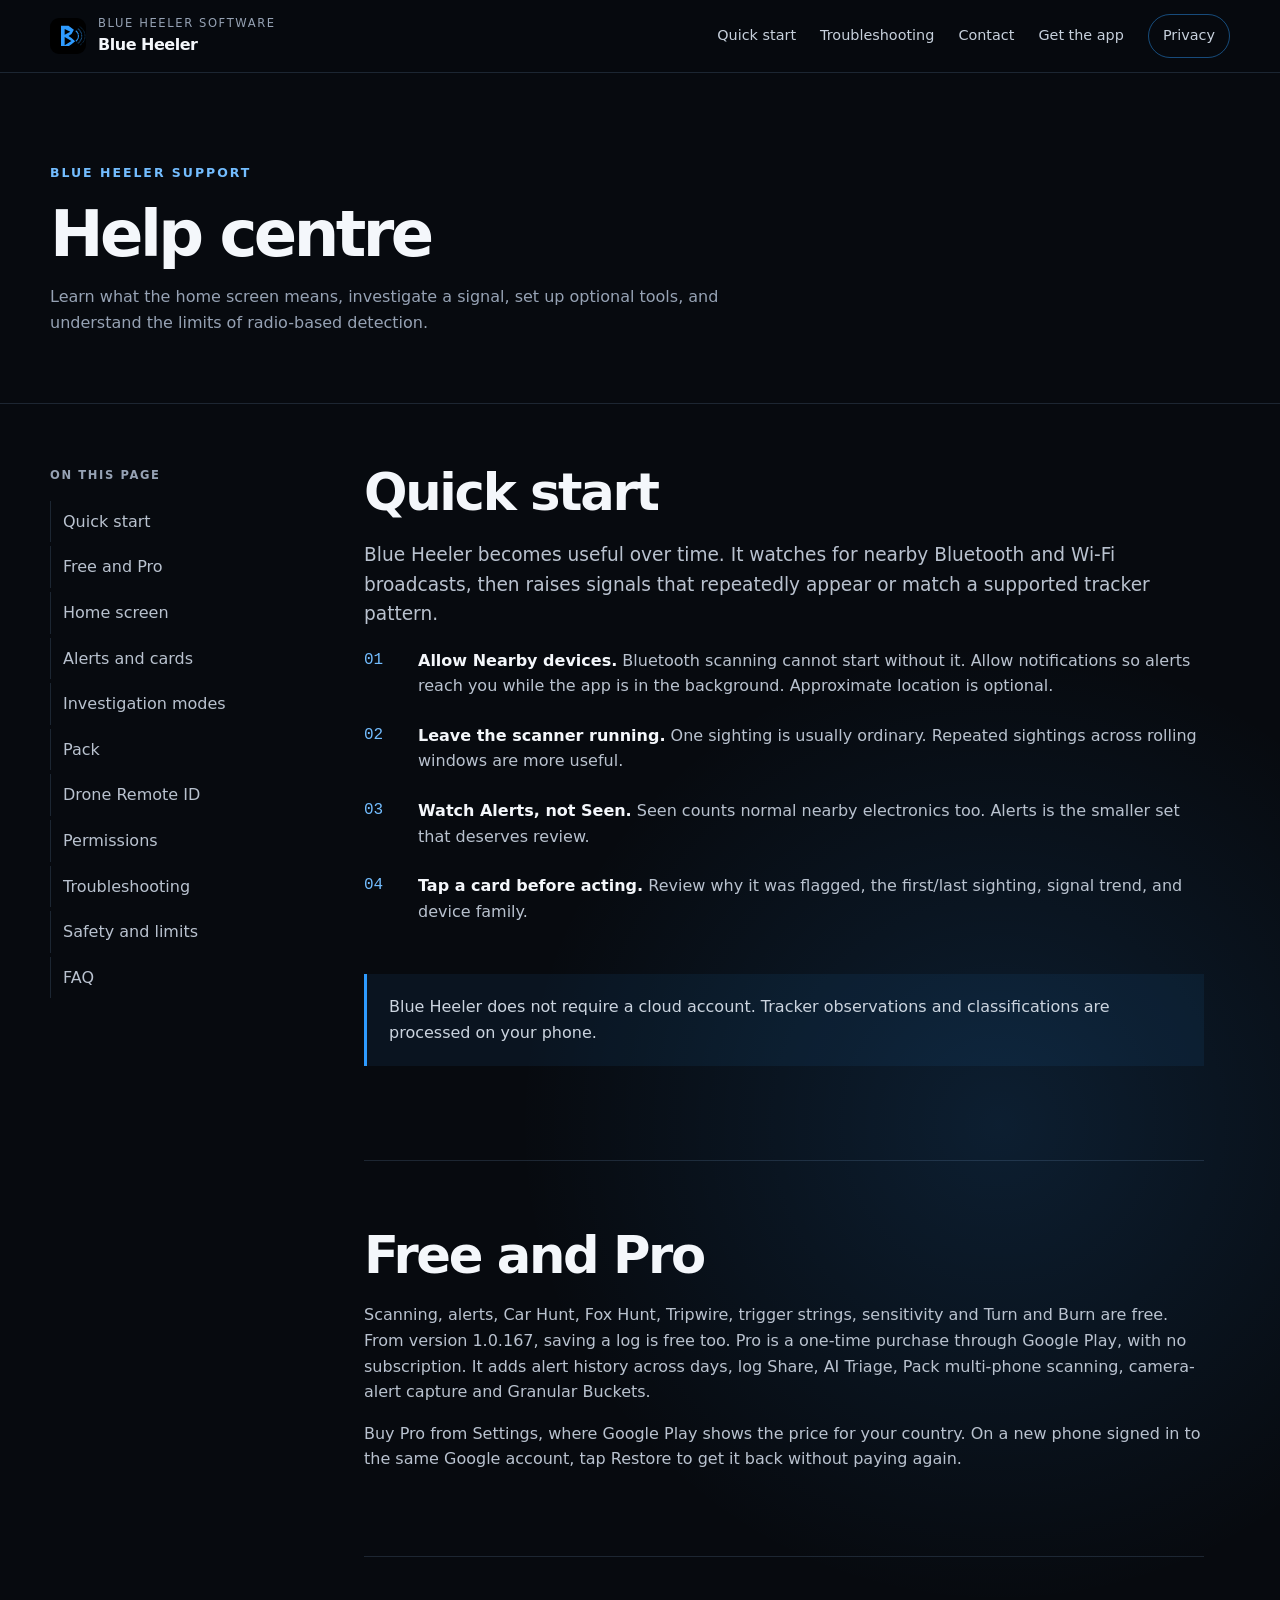
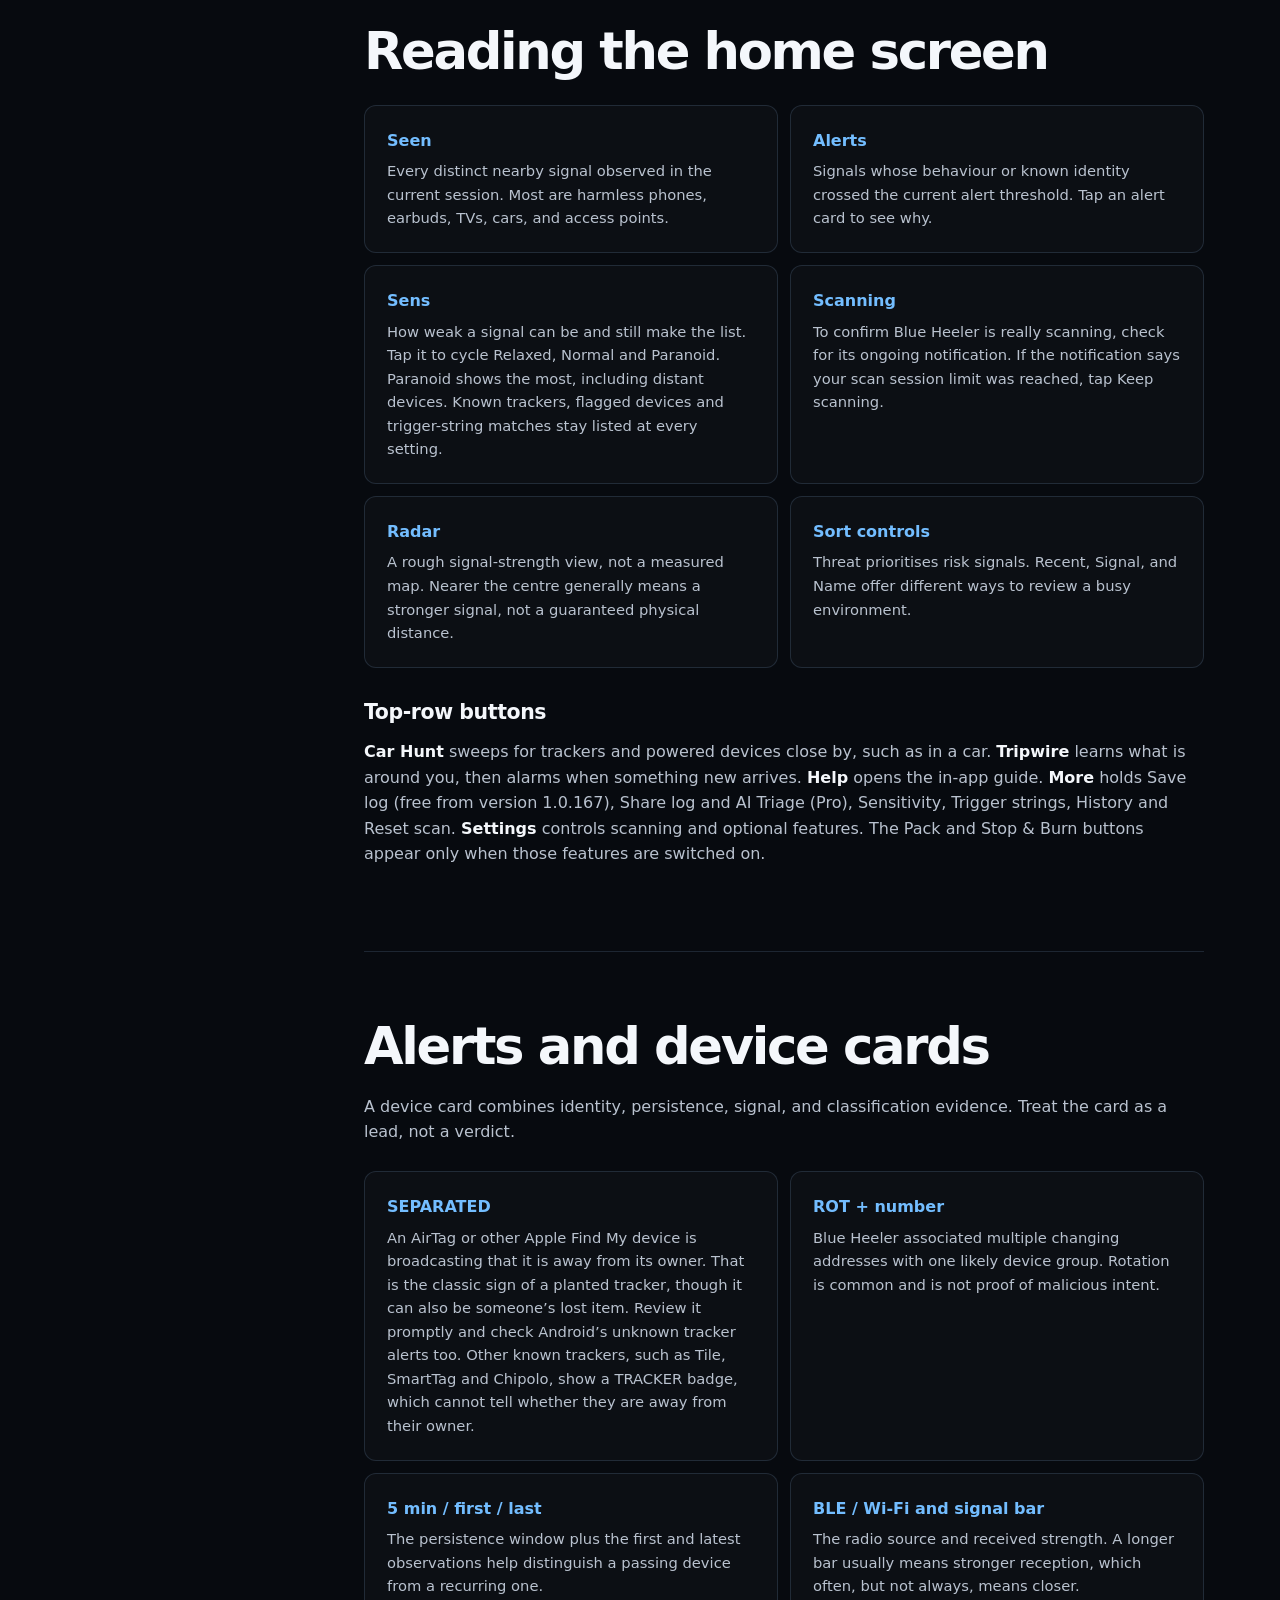
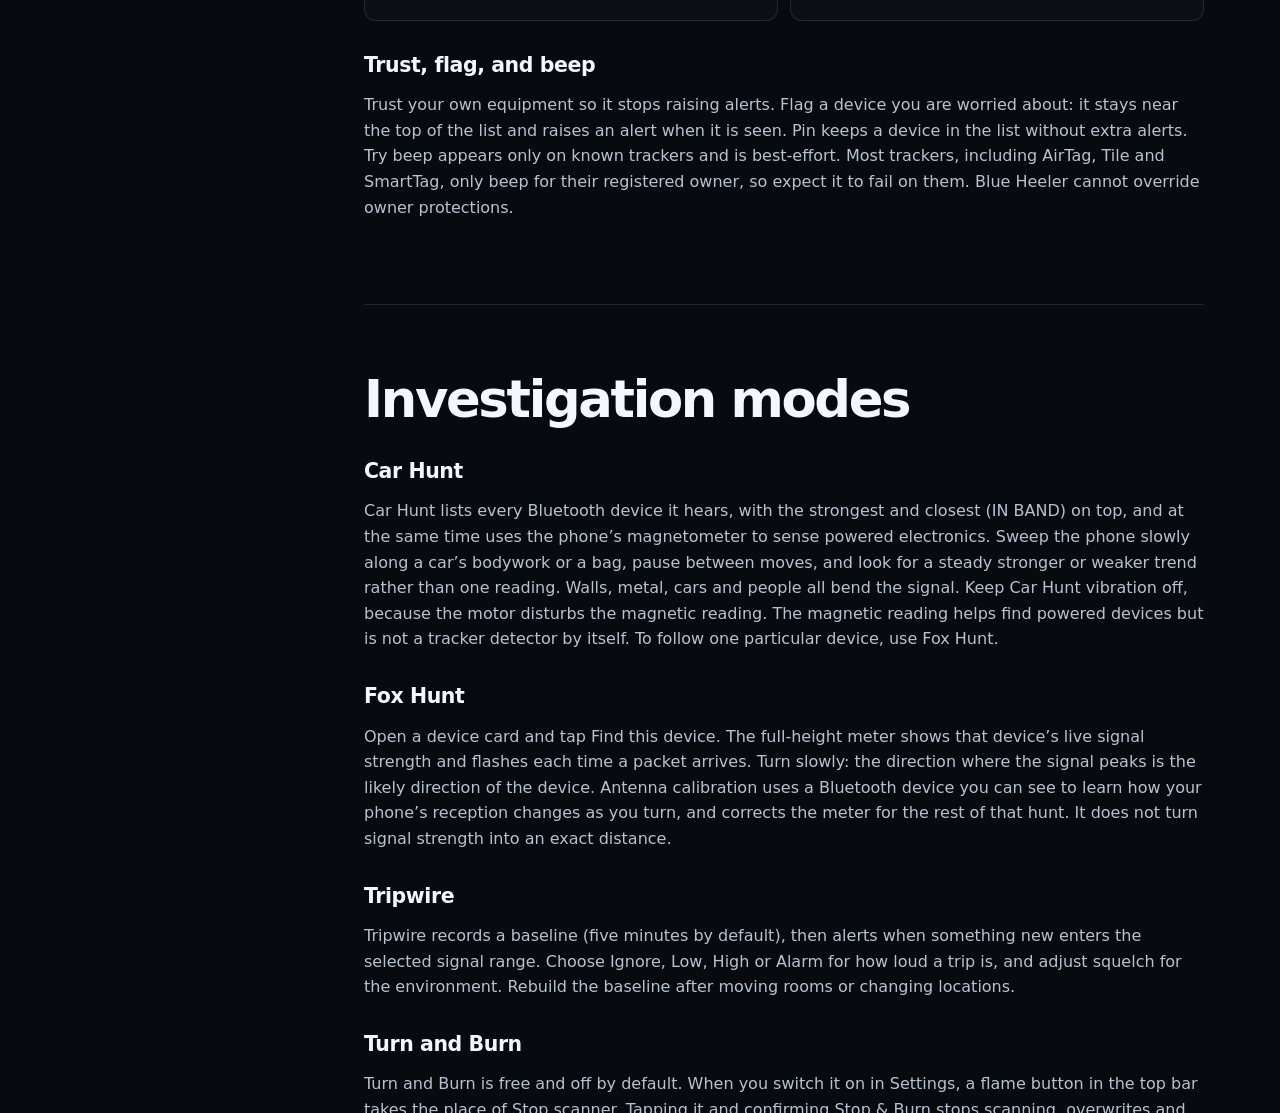
<file: index.html>
<!doctype html>
<html lang="en-AU">
<head>
  <meta charset="utf-8">
  <meta name="viewport" content="width=device-width, initial-scale=1">
  <title>Blue Heeler Help</title>
  <meta http-equiv="refresh" content="0; url=help/">
  <link rel="canonical" href="https://blueheeler.bhsoftware.net/help/">
</head>
<body style="background:#070a0f;color:#f4f7fb;font-family:system-ui,sans-serif">
  <p><a href="help/" style="color:#73bdff">Blue Heeler help</a></p>
</body>
</html>
</file>
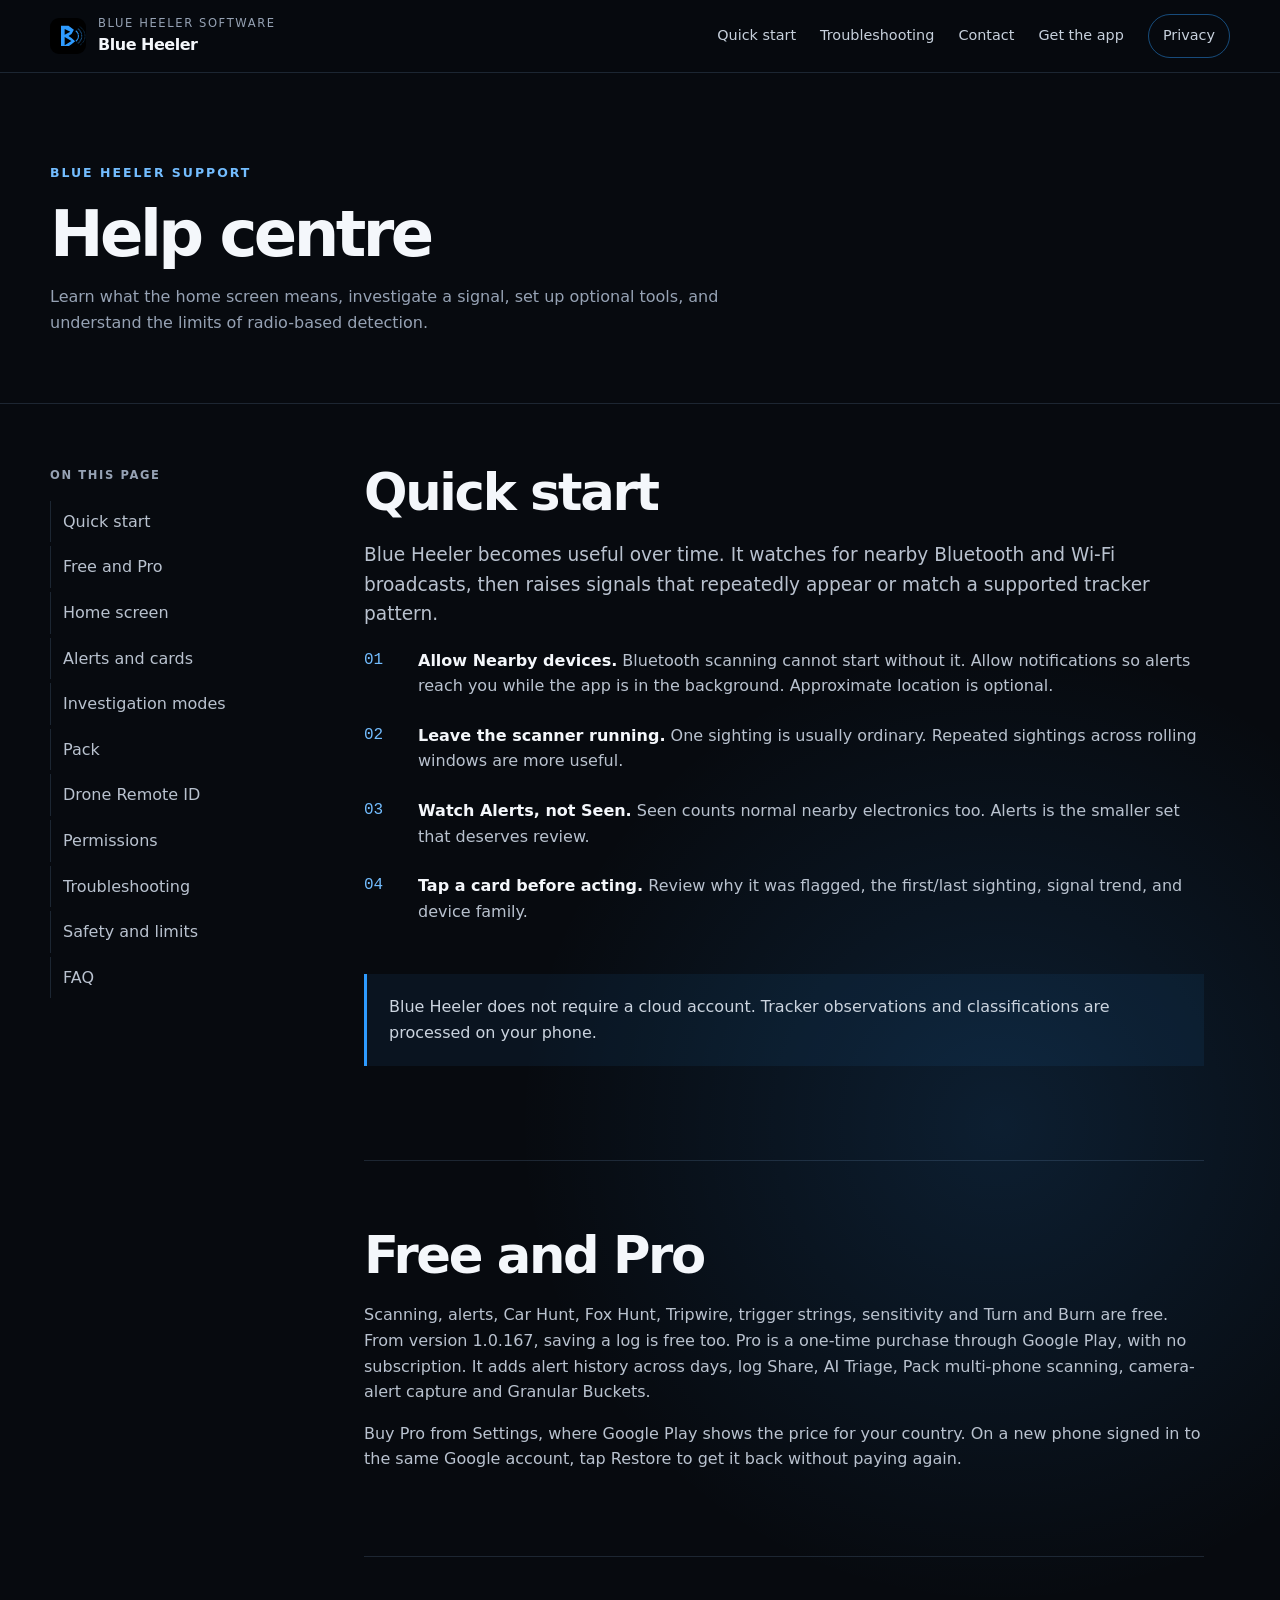
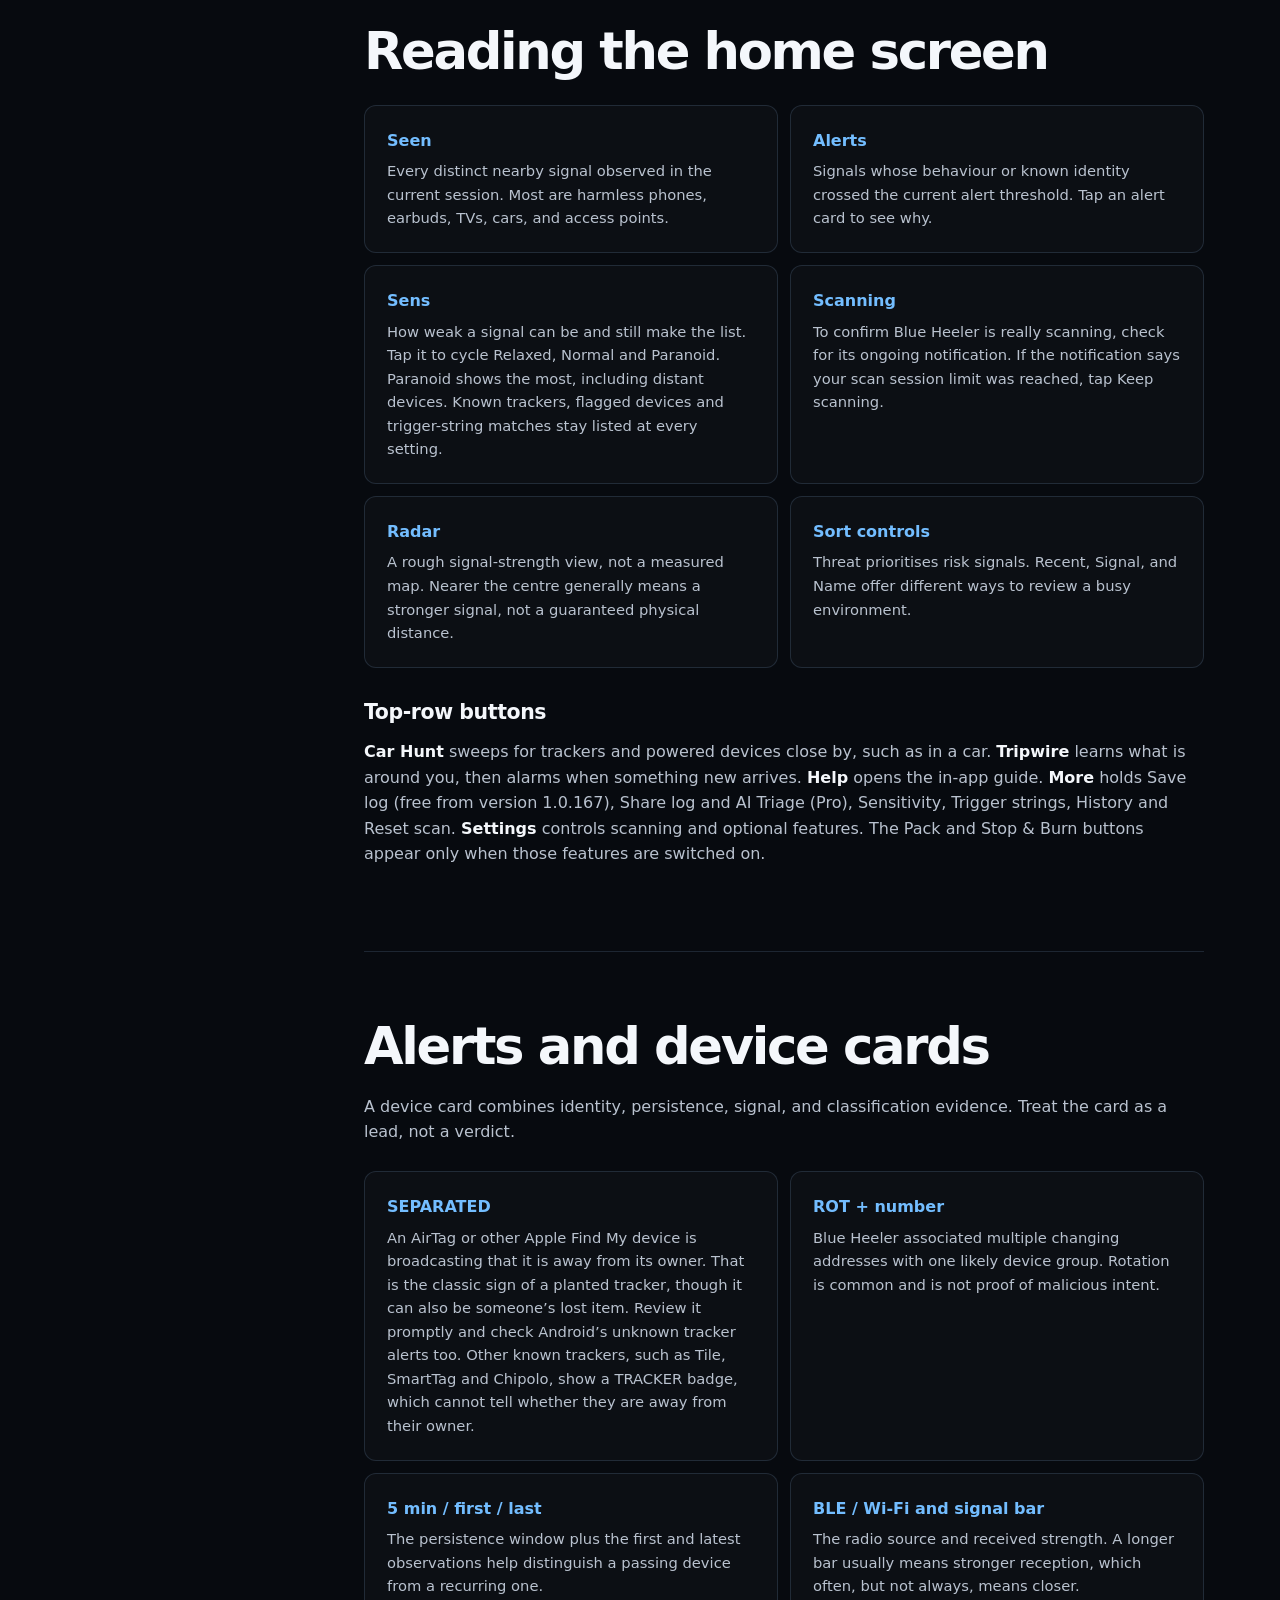
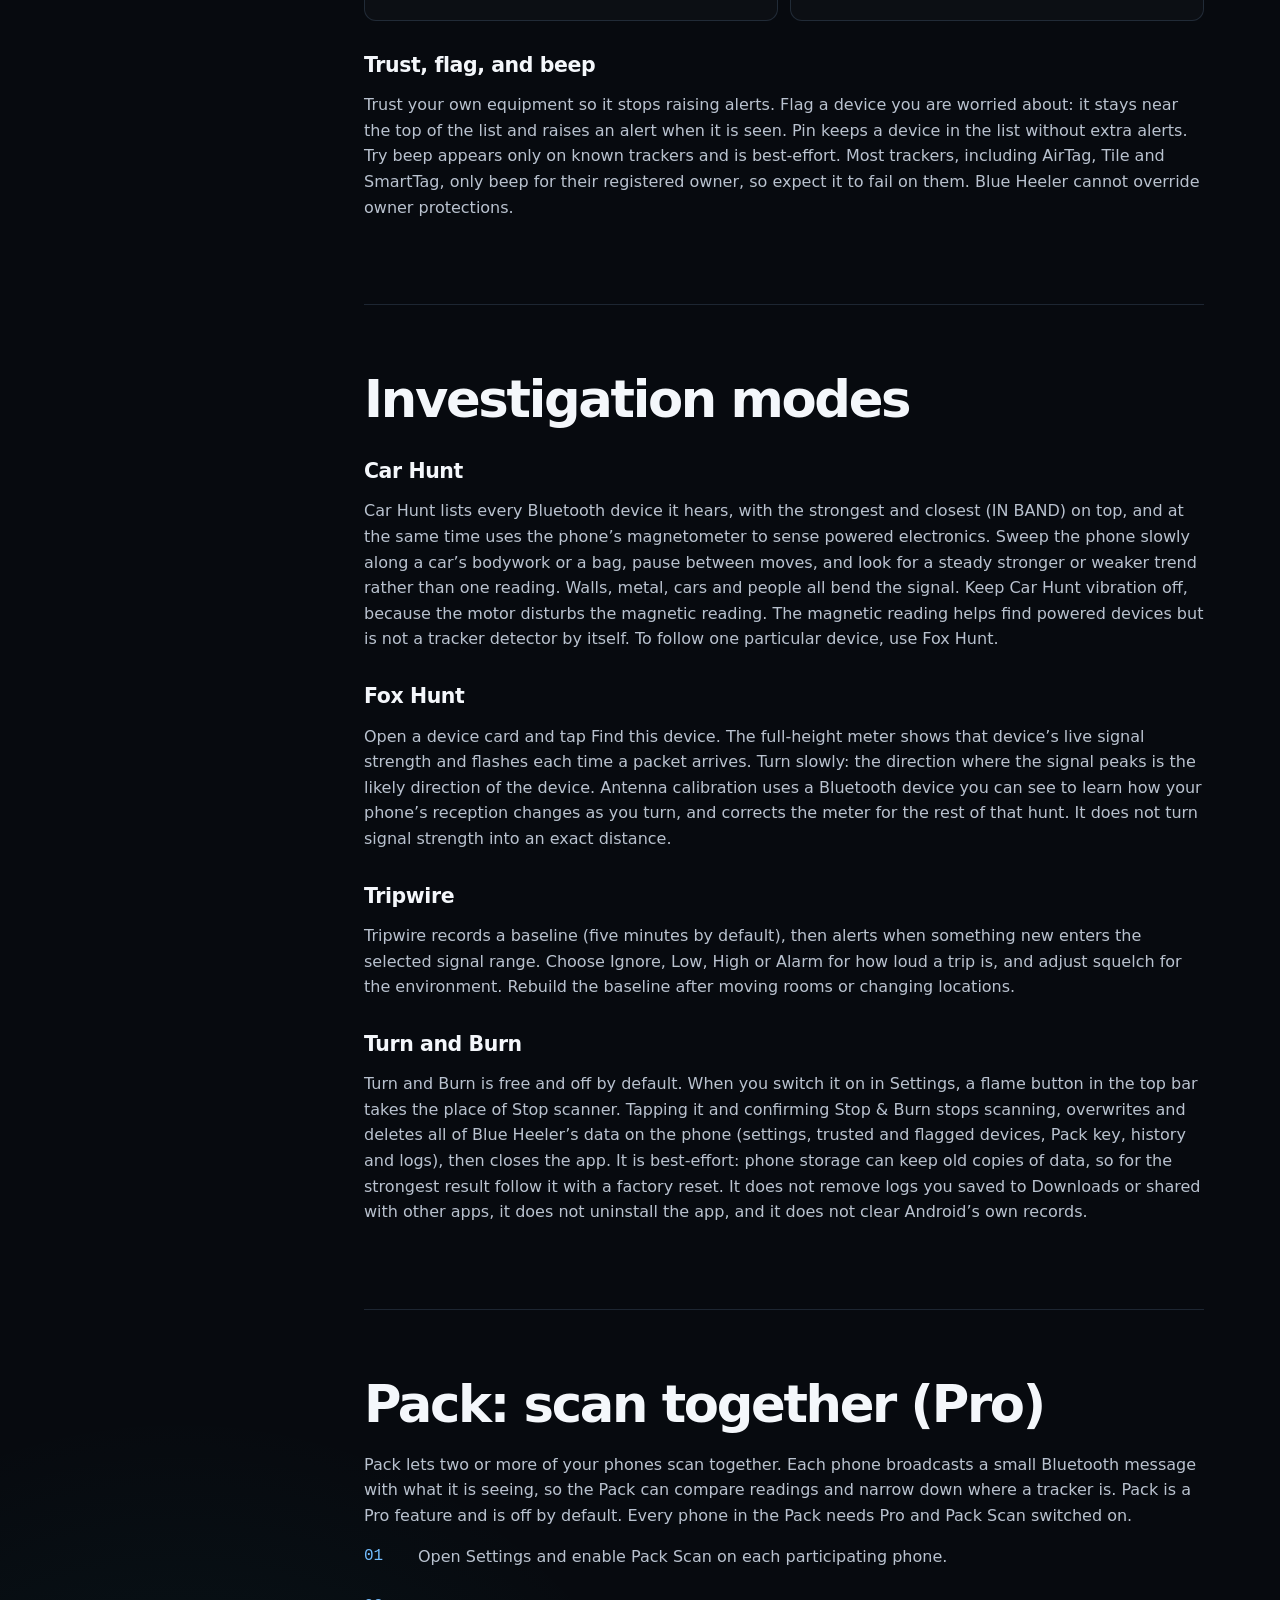
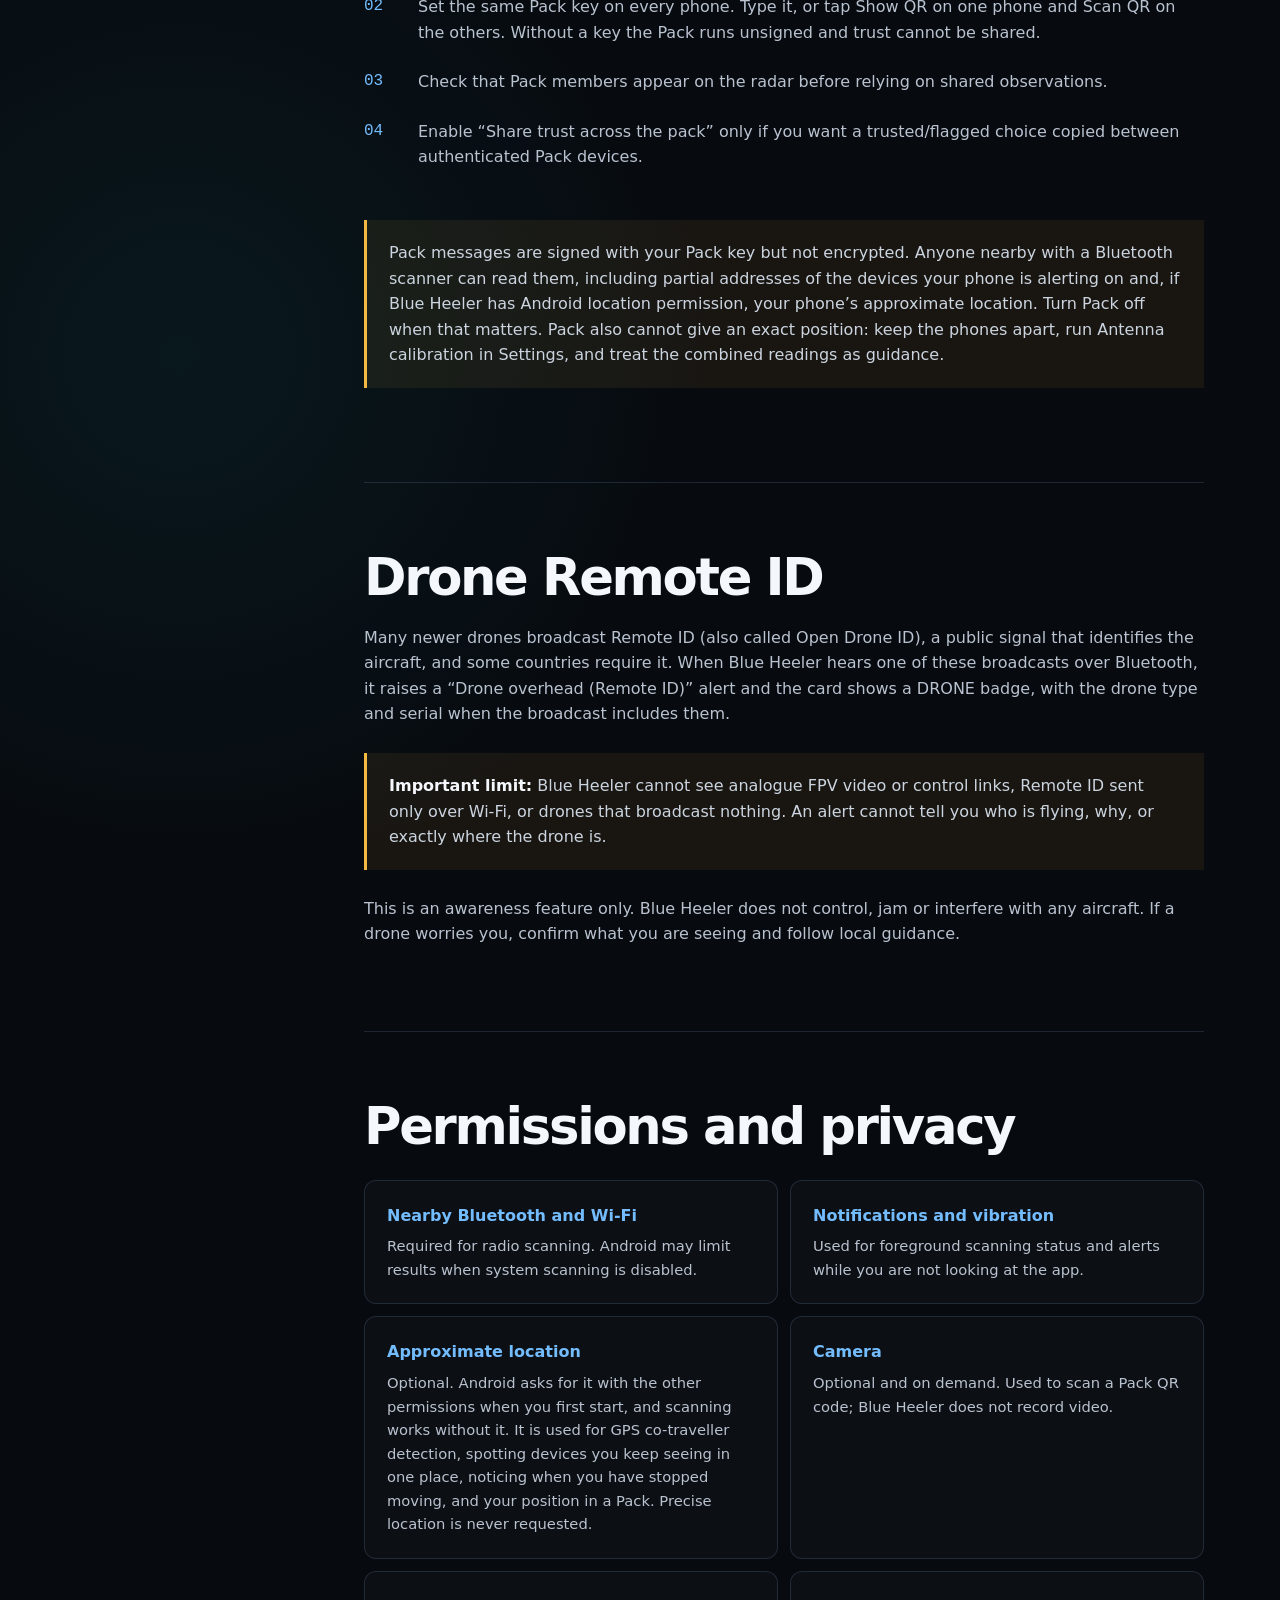
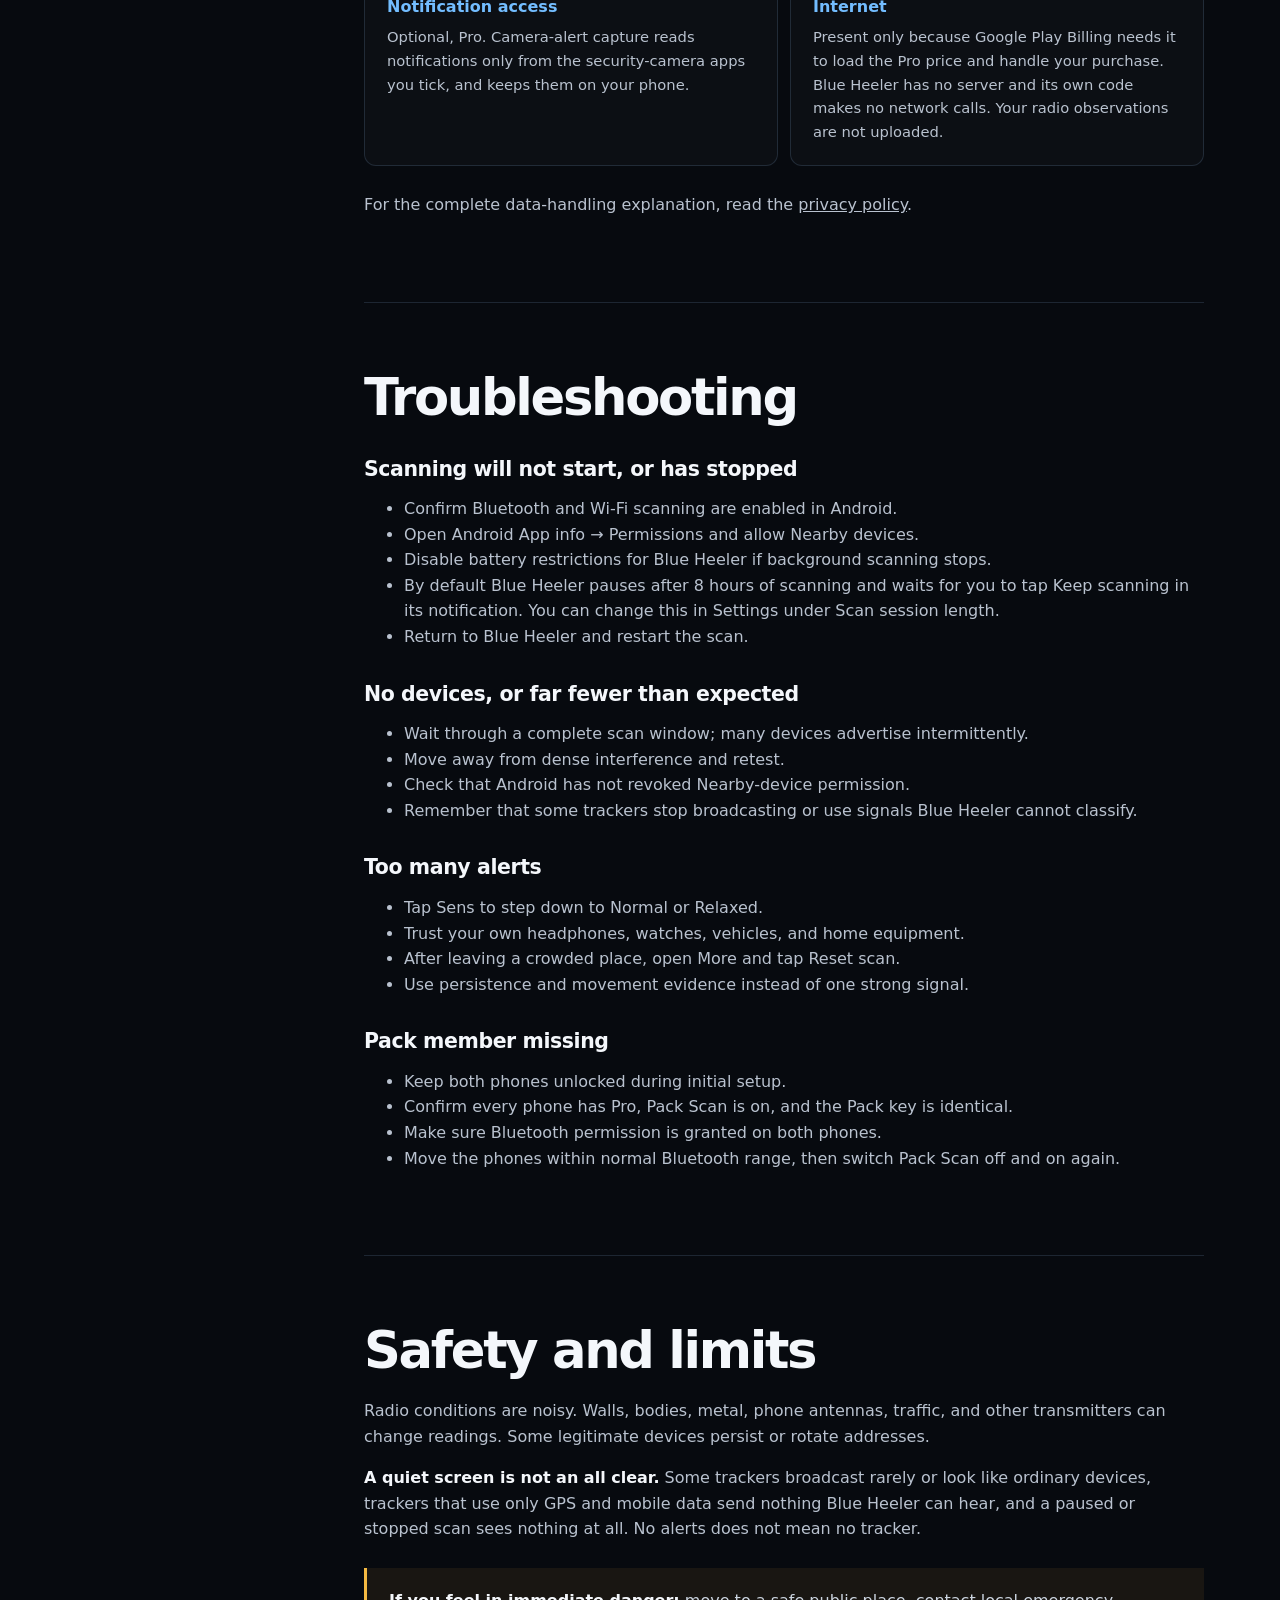
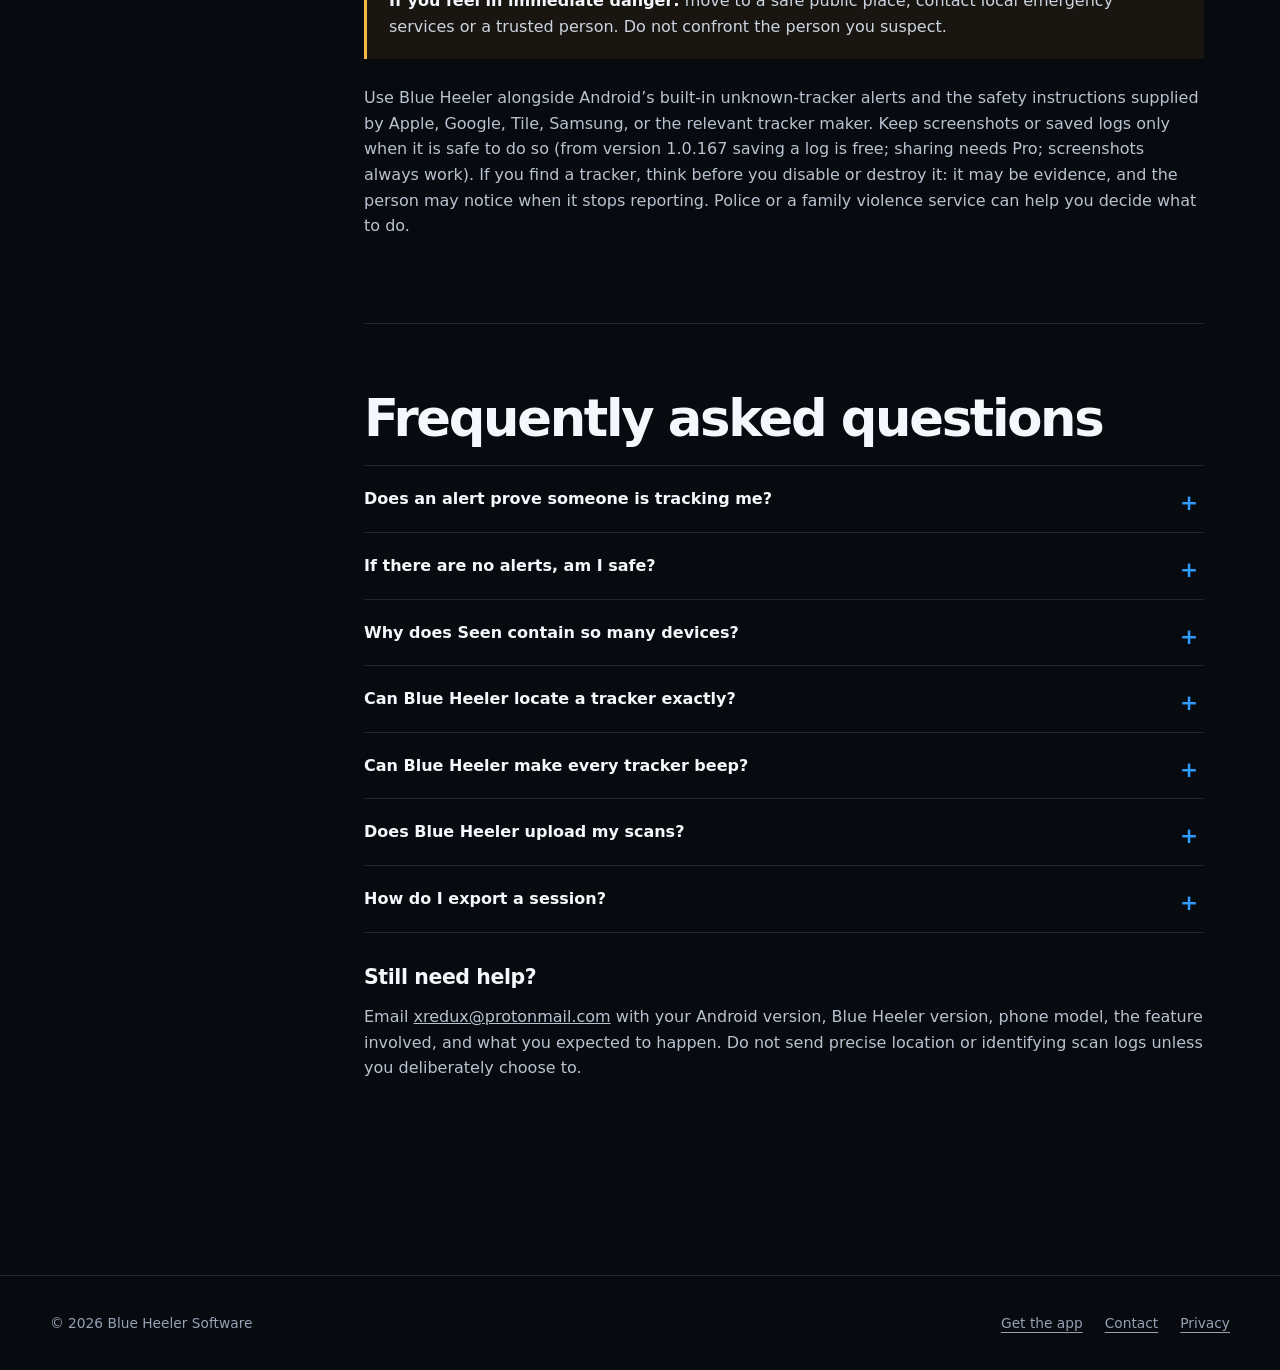
<file: help/index.html>
<!doctype html>
<html lang="en-AU">
<head>
  <meta charset="utf-8">
  <meta name="viewport" content="width=device-width, initial-scale=1">
  <meta name="description" content="Blue Heeler help: scanning, alerts, Car Hunt, Tripwire, Pack, permissions, privacy and troubleshooting.">
  <meta name="theme-color" content="#070a0f">
  <title>Blue Heeler Help</title>
  <link rel="canonical" href="https://blueheeler.bhsoftware.net/help/">
  <link rel="icon" href="../assets/blueheeler-icon.svg" type="image/svg+xml">
  <link rel="stylesheet" href="../assets/site.css">
</head>
<body>
  <a class="skip-link" href="#help">Skip to help</a>
  <header class="site-header">
    <nav class="nav shell" aria-label="Primary">
      <a class="brand" href="./"><img src="../assets/blueheeler-icon.svg" alt=""><span><span class="brand-parent">Blue Heeler Software</span><span class="brand-name">Blue Heeler</span></span></a>
      <div class="nav-links"><a href="#start">Quick start</a><a href="#troubleshooting">Troubleshooting</a><a href="mailto:xredux@protonmail.com">Contact</a><a href="https://play.google.com/store/apps/details?id=com.kosheen.antistalker">Get the app</a><a class="nav-pill" href="https://blue-heeler-software.github.io/privacy/blueheeler/">Privacy</a></div>
    </nav>
  </header>

  <main id="help">
    <div class="privacy-hero">
      <div class="shell">
        <div class="eyebrow">Blue Heeler support</div>
        <h1>Help centre</h1>
        <p>Learn what the home screen means, investigate a signal, set up optional tools, and understand the limits of radio-based detection.</p>
      </div>
    </div>

    <div class="help-layout shell">
      <aside class="help-nav" aria-label="Help topics">
        <strong>On this page</strong>
        <a href="#start">Quick start</a>
        <a href="#pro">Free and Pro</a>
        <a href="#screen">Home screen</a>
        <a href="#alerts">Alerts and cards</a>
        <a href="#modes">Investigation modes</a>
        <a href="#pack">Pack</a>
        <a href="#drones">Drone Remote ID</a>
        <a href="#permissions">Permissions</a>
        <a href="#troubleshooting">Troubleshooting</a>
        <a href="#safety">Safety and limits</a>
        <a href="#faq">FAQ</a>
      </aside>

      <div class="help-content">
        <section class="help-section" id="start">
          <h2>Quick start</h2>
          <p class="help-lead">Blue Heeler becomes useful over time. It watches for nearby Bluetooth and Wi-Fi broadcasts, then raises signals that repeatedly appear or match a supported tracker pattern.</p>
          <ol class="steps-list">
            <li><strong>Allow Nearby devices.</strong> Bluetooth scanning cannot start without it. Allow notifications so alerts reach you while the app is in the background. Approximate location is optional.</li>
            <li><strong>Leave the scanner running.</strong> One sighting is usually ordinary. Repeated sightings across rolling windows are more useful.</li>
            <li><strong>Watch Alerts, not Seen.</strong> Seen counts normal nearby electronics too. Alerts is the smaller set that deserves review.</li>
            <li><strong>Tap a card before acting.</strong> Review why it was flagged, the first/last sighting, signal trend, and device family.</li>
          </ol>
          <div class="callout">Blue Heeler does not require a cloud account. Tracker observations and classifications are processed on your phone.</div>
        </section>

        <section class="help-section" id="pro">
          <h2>Free and Pro</h2>
          <p>Scanning, alerts, Car Hunt, Fox Hunt, Tripwire, trigger strings, sensitivity and Turn and Burn are free. From version 1.0.167, saving a log is free too. Pro is a one-time purchase through Google Play, with no subscription. It adds alert history across days, log Share, AI Triage, Pack multi-phone scanning, camera-alert capture and Granular Buckets.</p>
          <p>Buy Pro from Settings, where Google Play shows the price for your country. On a new phone signed in to the same Google account, tap Restore to get it back without paying again.</p>
        </section>

        <section class="help-section" id="screen">
          <h2>Reading the home screen</h2>
          <div class="help-grid">
            <div class="help-card"><b>Seen</b><p>Every distinct nearby signal observed in the current session. Most are harmless phones, earbuds, TVs, cars, and access points.</p></div>
            <div class="help-card"><b>Alerts</b><p>Signals whose behaviour or known identity crossed the current alert threshold. Tap an alert card to see why.</p></div>
            <div class="help-card"><b>Sens</b><p>How weak a signal can be and still make the list. Tap it to cycle Relaxed, Normal and Paranoid. Paranoid shows the most, including distant devices. Known trackers, flagged devices and trigger-string matches stay listed at every setting.</p></div>
            <div class="help-card"><b>Scanning</b><p>To confirm Blue Heeler is really scanning, check for its ongoing notification. If the notification says your scan session limit was reached, tap Keep scanning.</p></div>
            <div class="help-card"><b>Radar</b><p>A rough signal-strength view, not a measured map. Nearer the centre generally means a stronger signal, not a guaranteed physical distance.</p></div>
            <div class="help-card"><b>Sort controls</b><p>Threat prioritises risk signals. Recent, Signal, and Name offer different ways to review a busy environment.</p></div>
          </div>
          <h3>Top-row buttons</h3>
          <p><strong>Car Hunt</strong> sweeps for trackers and powered devices close by, such as in a car. <strong>Tripwire</strong> learns what is around you, then alarms when something new arrives. <strong>Help</strong> opens the in-app guide. <strong>More</strong> holds Save log (free from version 1.0.167), Share log and AI Triage (Pro), Sensitivity, Trigger strings, History and Reset scan. <strong>Settings</strong> controls scanning and optional features. The Pack and Stop &amp; Burn buttons appear only when those features are switched on.</p>
        </section>

        <section class="help-section" id="alerts">
          <h2>Alerts and device cards</h2>
          <p>A device card combines identity, persistence, signal, and classification evidence. Treat the card as a lead, not a verdict.</p>
          <div class="help-grid">
            <div class="help-card"><b>SEPARATED</b><p>An AirTag or other Apple Find My device is broadcasting that it is away from its owner. That is the classic sign of a planted tracker, though it can also be someone’s lost item. Review it promptly and check Android’s unknown tracker alerts too. Other known trackers, such as Tile, SmartTag and Chipolo, show a TRACKER badge, which cannot tell whether they are away from their owner.</p></div>
            <div class="help-card"><b>ROT + number</b><p>Blue Heeler associated multiple changing addresses with one likely device group. Rotation is common and is not proof of malicious intent.</p></div>
            <div class="help-card"><b>5 min / first / last</b><p>The persistence window plus the first and latest observations help distinguish a passing device from a recurring one.</p></div>
            <div class="help-card"><b>BLE / Wi-Fi and signal bar</b><p>The radio source and received strength. A longer bar usually means stronger reception, which often, but not always, means closer.</p></div>
          </div>
          <h3>Trust, flag, and beep</h3>
          <p>Trust your own equipment so it stops raising alerts. Flag a device you are worried about: it stays near the top of the list and raises an alert when it is seen. Pin keeps a device in the list without extra alerts. Try beep appears only on known trackers and is best-effort. Most trackers, including AirTag, Tile and SmartTag, only beep for their registered owner, so expect it to fail on them. Blue Heeler cannot override owner protections.</p>
        </section>

        <section class="help-section" id="modes">
          <h2>Investigation modes</h2>
          <h3>Car Hunt</h3>
          <p>Car Hunt lists every Bluetooth device it hears, with the strongest and closest (IN BAND) on top, and at the same time uses the phone’s magnetometer to sense powered electronics. Sweep the phone slowly along a car’s bodywork or a bag, pause between moves, and look for a steady stronger or weaker trend rather than one reading. Walls, metal, cars and people all bend the signal. Keep Car Hunt vibration off, because the motor disturbs the magnetic reading. The magnetic reading helps find powered devices but is not a tracker detector by itself. To follow one particular device, use Fox Hunt.</p>
          <h3>Fox Hunt</h3>
          <p>Open a device card and tap Find this device. The full-height meter shows that device’s live signal strength and flashes each time a packet arrives. Turn slowly: the direction where the signal peaks is the likely direction of the device. Antenna calibration uses a Bluetooth device you can see to learn how your phone’s reception changes as you turn, and corrects the meter for the rest of that hunt. It does not turn signal strength into an exact distance.</p>
          <h3>Tripwire</h3>
          <p>Tripwire records a baseline (five minutes by default), then alerts when something new enters the selected signal range. Choose Ignore, Low, High or Alarm for how loud a trip is, and adjust squelch for the environment. Rebuild the baseline after moving rooms or changing locations.</p>
          <h3>Turn and Burn</h3>
          <p>Turn and Burn is free and off by default. When you switch it on in Settings, a flame button in the top bar takes the place of Stop scanner. Tapping it and confirming Stop &amp; Burn stops scanning, overwrites and deletes all of Blue Heeler’s data on the phone (settings, trusted and flagged devices, Pack key, history and logs), then closes the app. It is best-effort: phone storage can keep old copies of data, so for the strongest result follow it with a factory reset. It does not remove logs you saved to Downloads or shared with other apps, it does not uninstall the app, and it does not clear Android’s own records.</p>
        </section>

        <section class="help-section" id="pack">
          <h2>Pack: scan together (Pro)</h2>
          <p>Pack lets two or more of your phones scan together. Each phone broadcasts a small Bluetooth message with what it is seeing, so the Pack can compare readings and narrow down where a tracker is. Pack is a Pro feature and is off by default. Every phone in the Pack needs Pro and Pack Scan switched on.</p>
          <ol class="steps-list">
            <li>Open Settings and enable Pack Scan on each participating phone.</li>
            <li>Set the same Pack key on every phone. Type it, or tap Show QR on one phone and Scan QR on the others. Without a key the Pack runs unsigned and trust cannot be shared.</li>
            <li>Check that Pack members appear on the radar before relying on shared observations.</li>
            <li>Enable “Share trust across the pack” only if you want a trusted/flagged choice copied between authenticated Pack devices.</li>
          </ol>
          <div class="callout warning">Pack messages are signed with your Pack key but not encrypted. Anyone nearby with a Bluetooth scanner can read them, including partial addresses of the devices your phone is alerting on and, if Blue Heeler has Android location permission, your phone’s approximate location. Turn Pack off when that matters. Pack also cannot give an exact position: keep the phones apart, run Antenna calibration in Settings, and treat the combined readings as guidance.</div>
        </section>

        <section class="help-section" id="drones">
          <h2>Drone Remote ID</h2>
          <p>Many newer drones broadcast Remote ID (also called Open Drone ID), a public signal that identifies the aircraft, and some countries require it. When Blue Heeler hears one of these broadcasts over Bluetooth, it raises a “Drone overhead (Remote ID)” alert and the card shows a DRONE badge, with the drone type and serial when the broadcast includes them.</p>
          <div class="callout warning"><strong>Important limit:</strong> Blue Heeler cannot see analogue FPV video or control links, Remote ID sent only over Wi-Fi, or drones that broadcast nothing. An alert cannot tell you who is flying, why, or exactly where the drone is.</div>
          <p>This is an awareness feature only. Blue Heeler does not control, jam or interfere with any aircraft. If a drone worries you, confirm what you are seeing and follow local guidance.</p>
        </section>

        <section class="help-section" id="permissions">
          <h2>Permissions and privacy</h2>
          <div class="help-grid">
            <div class="help-card"><b>Nearby Bluetooth and Wi-Fi</b><p>Required for radio scanning. Android may limit results when system scanning is disabled.</p></div>
            <div class="help-card"><b>Notifications and vibration</b><p>Used for foreground scanning status and alerts while you are not looking at the app.</p></div>
            <div class="help-card"><b>Approximate location</b><p>Optional. Android asks for it with the other permissions when you first start, and scanning works without it. It is used for GPS co-traveller detection, spotting devices you keep seeing in one place, noticing when you have stopped moving, and your position in a Pack. Precise location is never requested.</p></div>
            <div class="help-card"><b>Camera</b><p>Optional and on demand. Used to scan a Pack QR code; Blue Heeler does not record video.</p></div>
            <div class="help-card"><b>Notification access</b><p>Optional, Pro. Camera-alert capture reads notifications only from the security-camera apps you tick, and keeps them on your phone.</p></div>
            <div class="help-card"><b>Internet</b><p>Present only because Google Play Billing needs it to load the Pro price and handle your purchase. Blue Heeler has no server and its own code makes no network calls. Your radio observations are not uploaded.</p></div>
          </div>
          <p>For the complete data-handling explanation, read the <a href="https://blue-heeler-software.github.io/privacy/blueheeler/">privacy policy</a>.</p>
        </section>

        <section class="help-section" id="troubleshooting">
          <h2>Troubleshooting</h2>
          <h3>Scanning will not start, or has stopped</h3>
          <ul><li>Confirm Bluetooth and Wi-Fi scanning are enabled in Android.</li><li>Open Android App info → Permissions and allow Nearby devices.</li><li>Disable battery restrictions for Blue Heeler if background scanning stops.</li><li>By default Blue Heeler pauses after 8 hours of scanning and waits for you to tap Keep scanning in its notification. You can change this in Settings under Scan session length.</li><li>Return to Blue Heeler and restart the scan.</li></ul>
          <h3>No devices, or far fewer than expected</h3>
          <ul><li>Wait through a complete scan window; many devices advertise intermittently.</li><li>Move away from dense interference and retest.</li><li>Check that Android has not revoked Nearby-device permission.</li><li>Remember that some trackers stop broadcasting or use signals Blue Heeler cannot classify.</li></ul>
          <h3>Too many alerts</h3>
          <ul><li>Tap Sens to step down to Normal or Relaxed.</li><li>Trust your own headphones, watches, vehicles, and home equipment.</li><li>After leaving a crowded place, open More and tap Reset scan.</li><li>Use persistence and movement evidence instead of one strong signal.</li></ul>
          <h3>Pack member missing</h3>
          <ul><li>Keep both phones unlocked during initial setup.</li><li>Confirm every phone has Pro, Pack Scan is on, and the Pack key is identical.</li><li>Make sure Bluetooth permission is granted on both phones.</li><li>Move the phones within normal Bluetooth range, then switch Pack Scan off and on again.</li></ul>
        </section>

        <section class="help-section" id="safety">
          <h2>Safety and limits</h2>
          <p>Radio conditions are noisy. Walls, bodies, metal, phone antennas, traffic, and other transmitters can change readings. Some legitimate devices persist or rotate addresses.</p>
          <p><strong>A quiet screen is not an all clear.</strong> Some trackers broadcast rarely or look like ordinary devices, trackers that use only GPS and mobile data send nothing Blue Heeler can hear, and a paused or stopped scan sees nothing at all. No alerts does not mean no tracker.</p>
          <div class="callout warning"><strong>If you feel in immediate danger:</strong> move to a safe public place, contact local emergency services or a trusted person. Do not confront the person you suspect.</div>
          <p>Use Blue Heeler alongside Android’s built-in unknown-tracker alerts and the safety instructions supplied by Apple, Google, Tile, Samsung, or the relevant tracker maker. Keep screenshots or saved logs only when it is safe to do so (from version 1.0.167 saving a log is free; sharing needs Pro; screenshots always work). If you find a tracker, think before you disable or destroy it: it may be evidence, and the person may notice when it stops reporting. Police or a family violence service can help you decide what to do.</p>
        </section>

        <section class="help-section" id="faq">
          <h2>Frequently asked questions</h2>
          <div class="faq">
            <details><summary>Does an alert prove someone is tracking me?</summary><p>No. It means Blue Heeler found a signal pattern worth reviewing. Confirm it using movement, persistence and platform safety alerts, and search physically only when it is safe.</p></details>
            <details><summary>If there are no alerts, am I safe?</summary><p>Not necessarily. A quiet screen is not an all clear. Blue Heeler only hears trackers that broadcast over Bluetooth or Wi-Fi while it is scanning, and some trackers are built to avoid notice. If you are worried, keep scanning over time, use Android’s unknown tracker alerts too, and talk to police or a support service.</p></details>
            <details><summary>Why does Seen contain so many devices?</summary><p>Modern environments are full of Bluetooth and Wi-Fi broadcasts. Seen is an observation count; Alerts applies additional rules to highlight a smaller set.</p></details>
            <details><summary>Can Blue Heeler locate a tracker exactly?</summary><p>No. Car Hunt and Fox Hunt show relative signal changes. They cannot provide a guaranteed direction, distance, or location.</p></details>
            <details><summary>Can Blue Heeler make every tracker beep?</summary><p>No. The command is best-effort. Tracker firmware, ownership protections, connection state, and supported protocols determine whether it works.</p></details>
            <details><summary>Does Blue Heeler upload my scans?</summary><p>No. Blue Heeler has no server and does not upload your radio observations. Data leaves your phone only when you choose: Share log and AI Triage hand the log to an app you pick, and Pack broadcasts Pack messages over Bluetooth to phones nearby. Google Play handles the Pro purchase under Google’s own privacy policy.</p></details>
            <details><summary>How do I export a session?</summary><p>Open More and choose Save log to Downloads (free from version 1.0.167) or Share log (Pro). The saved log includes your saved alert history with dates, and History has its own Save and Share buttons. AI Triage shares the same log, formatted for an AI assistant you pick; Blue Heeler does not send it anywhere itself. Whatever app you share with receives the log, so check it before you send. A log saved to Downloads stays there until you delete it, even after Turn and Burn.</p></details>
          </div>
          <h3>Still need help?</h3>
          <p>Email <a href="mailto:xredux@protonmail.com">xredux@protonmail.com</a> with your Android version, Blue Heeler version, phone model, the feature involved, and what you expected to happen. Do not send precise location or identifying scan logs unless you deliberately choose to.</p>
        </section>
      </div>
    </div>
  </main>

  <footer class="site-footer"><div class="footer-row shell"><span>© 2026 Blue Heeler Software</span><div class="footer-links"><a href="https://play.google.com/store/apps/details?id=com.kosheen.antistalker">Get the app</a><a href="mailto:xredux@protonmail.com">Contact</a><a href="https://blue-heeler-software.github.io/privacy/blueheeler/">Privacy</a></div></div></footer>
</body>
</html>
</file>
<file: assets/site.css>
:root {
  --ink: #f4f7fb;
  --muted: #96a2b4;
  --blue: #2e9bff;
  --blue-2: #73bdff;
  --cyan: #22d3d8;
  --amber: #f4b942;
  --panel: rgba(16, 22, 31, 0.8);
  --line: rgba(130, 167, 208, 0.18);
  --max: 1180px;
  color-scheme: dark;
  font-family: Inter, ui-sans-serif, system-ui, -apple-system, BlinkMacSystemFont, "Segoe UI", sans-serif;
}

* { box-sizing: border-box; }
html { scroll-behavior: smooth; }
body {
  margin: 0;
  min-width: 320px;
  color: var(--ink);
  background:
    radial-gradient(circle at 78% 12%, rgba(46, 155, 255, 0.14), transparent 30rem),
    radial-gradient(circle at 14% 55%, rgba(34, 211, 216, 0.07), transparent 34rem),
    #070a0f;
  line-height: 1.6;
  overflow-x: hidden;
}

a { color: inherit; }
img { display: block; max-width: 100%; }
.shell { width: min(calc(100% - 40px), var(--max)); margin-inline: auto; }
.skip-link { position: fixed; left: 12px; top: -50px; z-index: 20; padding: 10px 14px; background: var(--blue); color: #06101d; }
.skip-link:focus { top: 12px; }

.site-header {
  position: sticky;
  top: 0;
  z-index: 10;
  border-bottom: 1px solid var(--line);
  background: rgba(7, 10, 15, 0.82);
  backdrop-filter: blur(18px);
}
.nav { min-height: 72px; display: flex; align-items: center; justify-content: space-between; gap: 24px; }
.brand { display: flex; align-items: center; gap: 12px; text-decoration: none; }
.brand img { width: 36px; height: 36px; border-radius: 9px; }
.brand-name { font-weight: 750; letter-spacing: -0.03em; }
.brand-parent { color: var(--muted); font-size: .72rem; letter-spacing: .14em; text-transform: uppercase; display: block; }
.nav-links { display: flex; gap: 24px; align-items: center; color: #c7d0dc; font-size: .9rem; }
.nav-links a { text-decoration: none; }
.nav-links a:hover, .nav-links a:focus-visible { color: var(--blue-2); }
.nav-pill { padding: 9px 14px; border: 1px solid rgba(46,155,255,.45); border-radius: 999px; }

.hero { min-height: 760px; display: grid; grid-template-columns: 1.05fr .78fr; align-items: center; gap: clamp(48px, 8vw, 112px); padding: 84px 0 96px; }
.eyebrow { color: var(--blue-2); font-size: .78rem; font-weight: 700; letter-spacing: .16em; text-transform: uppercase; }
h1, h2, h3 { margin: 0; line-height: 1.05; }
h1 { max-width: 760px; margin-top: 18px; font-size: clamp(3.5rem, 8vw, 7rem); letter-spacing: -.065em; font-weight: 760; }
h1 span { color: var(--blue); }
.hero-copy { max-width: 660px; margin: 28px 0 0; color: #b9c2cf; font-size: clamp(1.05rem, 2vw, 1.28rem); }
.hero-actions { display: flex; flex-wrap: wrap; gap: 12px; margin-top: 34px; }
.button { display: inline-flex; align-items: center; justify-content: center; min-height: 49px; padding: 0 20px; border-radius: 8px; border: 1px solid var(--line); text-decoration: none; font-weight: 700; }
.button-primary { background: var(--blue); color: #04111f; border-color: var(--blue); }
.button-secondary { background: rgba(255,255,255,.025); color: var(--ink); }
.button:hover, .button:focus-visible { transform: translateY(-1px); box-shadow: 0 12px 32px rgba(46,155,255,.12); }
.availability { margin-top: 16px; color: var(--muted); font-size: .83rem; }

.phone-stage { position: relative; min-height: 610px; display: grid; place-items: center; }
.phone-stage::before { content: ""; position: absolute; width: 440px; height: 440px; border-radius: 50%; border: 1px solid rgba(46,155,255,.18); box-shadow: 0 0 120px rgba(46,155,255,.12), inset 0 0 90px rgba(46,155,255,.06); }
.phone { position: relative; width: min(100%, 330px); aspect-ratio: 1084 / 2412; overflow: hidden; border: 1px solid rgba(255,255,255,.16); border-radius: 38px; background: #0d0f12; box-shadow: 0 34px 90px rgba(0,0,0,.55); transform: rotate(2deg); }
.phone img { width: 100%; height: 100%; object-fit: cover; }
.signal-tag { position: absolute; right: 0; bottom: 80px; width: 178px; padding: 16px 18px; border: 1px solid rgba(46,155,255,.32); border-radius: 12px; background: rgba(7,13,20,.9); box-shadow: 0 22px 50px rgba(0,0,0,.42); }
.signal-tag b { color: var(--cyan); display: block; font-size: 1.3rem; }
.signal-tag span { color: var(--muted); font-size: .78rem; }

.trust-bar { border-block: 1px solid var(--line); background: rgba(255,255,255,.018); }
.trust-grid { display: grid; grid-template-columns: repeat(3, 1fr); }
.trust-item { padding: 30px 5%; border-right: 1px solid var(--line); }
.trust-item:first-child { padding-left: 0; }
.trust-item:last-child { border-right: 0; }
.trust-item b { display: block; font-size: 1rem; }
.trust-item span { color: var(--muted); font-size: .9rem; }

section { padding: 112px 0; }
.section-head { display: grid; grid-template-columns: .8fr 1.2fr; gap: 60px; margin-bottom: 54px; }
.section-head h2, .privacy-hero h1 { font-size: clamp(2.4rem, 5vw, 4.8rem); letter-spacing: -.055em; }
.section-head p { margin: 5px 0 0; color: var(--muted); font-size: 1.05rem; max-width: 660px; }
.cards { display: grid; grid-template-columns: repeat(3, 1fr); gap: 16px; }
.card { min-height: 285px; padding: 28px; border: 1px solid var(--line); border-radius: 14px; background: linear-gradient(145deg, rgba(24,34,47,.74), rgba(10,14,20,.64)); }
.card-num { color: var(--blue); font-family: ui-monospace, SFMono-Regular, Consolas, monospace; font-size: .78rem; letter-spacing: .12em; }
.card h3 { margin-top: 66px; font-size: 1.45rem; letter-spacing: -.025em; }
.card p { margin: 14px 0 0; color: var(--muted); }

.workflow { display: grid; grid-template-columns: 1fr 1.1fr; gap: clamp(48px, 8vw, 104px); align-items: center; }
.app-shot { max-width: 430px; margin-inline: auto; overflow: hidden; border-radius: 28px; border: 1px solid var(--line); box-shadow: 0 34px 90px rgba(0,0,0,.38); }
.steps { display: grid; gap: 12px; }
.step { display: grid; grid-template-columns: 54px 1fr; gap: 18px; padding: 22px 0; border-bottom: 1px solid var(--line); }
.step strong { color: var(--blue-2); font-family: ui-monospace, SFMono-Regular, Consolas, monospace; }
.step h3 { font-size: 1.35rem; }
.step p { margin: 8px 0 0; color: var(--muted); }

.privacy-callout { padding: 52px; border: 1px solid rgba(46,155,255,.28); border-radius: 16px; background: linear-gradient(120deg, rgba(46,155,255,.1), rgba(34,211,216,.035)); display: grid; grid-template-columns: 1.2fr .8fr; gap: 54px; align-items: end; }
.privacy-callout h2 { font-size: clamp(2.2rem, 5vw, 4rem); letter-spacing: -.05em; }
.privacy-callout p { color: #b9c2cf; max-width: 690px; }
.privacy-points { display: grid; gap: 12px; color: #cbd4df; }
.privacy-points span::before { content: "↳"; color: var(--cyan); margin-right: 10px; }

.limits { border-top: 1px solid var(--line); }
.limits-grid { display: grid; grid-template-columns: .85fr 1.15fr; gap: 80px; }
.limits h2 { font-size: clamp(2.2rem, 4.4vw, 4rem); letter-spacing: -.05em; }
.limits-copy { color: var(--muted); }
.limits-copy p:first-child { color: var(--ink); font-size: 1.18rem; }

.site-footer { padding: 36px 0; border-top: 1px solid var(--line); color: var(--muted); font-size: .86rem; }
.footer-row { display: flex; justify-content: space-between; gap: 28px; align-items: center; }
.footer-links { display: flex; gap: 22px; }
.footer-links a { text-underline-offset: 4px; }

.nav-group { position: relative; }
.nav-group > a { display: inline-flex; align-items: center; gap: 6px; }
.nav-group > a::after { content: "⌄"; color: var(--muted); font-size: .75rem; }
.nav-menu { position: absolute; top: calc(100% + 14px); left: -18px; display: none; min-width: 250px; padding: 10px; border: 1px solid var(--line); border-radius: 12px; background: rgba(9,13,19,.98); box-shadow: 0 24px 60px rgba(0,0,0,.5); }
.nav-menu a { display: block; padding: 10px 12px; border-radius: 8px; }
.nav-menu a:hover, .nav-menu a:focus-visible { background: rgba(46,155,255,.09); }
.nav-group:hover .nav-menu, .nav-group:focus-within .nav-menu { display: block; }

.page-hero { padding: 92px 0 70px; border-bottom: 1px solid var(--line); }
.page-hero h1 { max-width: 940px; }
.page-hero p { max-width: 760px; margin: 24px 0 0; color: #b9c2cf; font-size: 1.15rem; }
.breadcrumbs { margin-bottom: 28px; color: var(--muted); font-size: .82rem; }
.breadcrumbs a { text-underline-offset: 4px; }
.feature-grid { display: grid; grid-template-columns: repeat(2, minmax(0, 1fr)); gap: 16px; }
.feature-card { display: flex; min-height: 250px; padding: 30px; border: 1px solid var(--line); border-radius: 15px; background: linear-gradient(145deg, rgba(24,34,47,.74), rgba(10,14,20,.64)); text-decoration: none; flex-direction: column; }
.feature-card:hover, .feature-card:focus-visible { border-color: rgba(46,155,255,.55); transform: translateY(-2px); }
.feature-card .card-num { margin-bottom: 48px; }
.feature-card h3 { font-size: 1.55rem; }
.feature-card p { margin: 12px 0 24px; color: var(--muted); }
.feature-card .card-link { margin-top: auto; color: var(--blue-2); font-weight: 700; }
.pack-hero { position: relative; overflow: hidden; padding: 62px; border: 1px solid rgba(34,211,216,.28); border-radius: 20px; background: radial-gradient(circle at 82% 40%, rgba(34,211,216,.16), transparent 25rem), linear-gradient(130deg, rgba(46,155,255,.12), rgba(11,16,24,.82)); }
.pack-hero::after { content: ""; position: absolute; right: 7%; top: 50%; width: 230px; height: 230px; transform: translateY(-50%); border: 1px solid rgba(34,211,216,.22); border-radius: 50%; box-shadow: 0 0 0 44px rgba(34,211,216,.035), 0 0 0 88px rgba(34,211,216,.018); }
.pack-hero > * { position: relative; z-index: 1; }
.pack-hero h2 { max-width: 760px; font-size: clamp(2.5rem, 5vw, 5rem); letter-spacing: -.055em; }
.pack-hero p { max-width: 700px; color: #c0cad7; font-size: 1.08rem; }
.metric-row { display: grid; grid-template-columns: repeat(3, 1fr); gap: 12px; margin-top: 30px; }
.metric { padding: 18px; border: 1px solid var(--line); border-radius: 12px; background: rgba(4,9,14,.52); }
.metric b { display: block; color: var(--cyan); font-size: 1.3rem; }
.metric span { color: var(--muted); font-size: .84rem; }
.two-col { display: grid; grid-template-columns: 1fr 1fr; gap: 50px; align-items: start; }
.prose h2 { margin: 0 0 20px; font-size: clamp(2rem, 4vw, 3.5rem); letter-spacing: -.045em; }
.prose h3 { margin: 34px 0 10px; font-size: 1.3rem; }
.prose p, .prose li { color: #b9c2cf; }
.prose strong { color: var(--ink); }
.link-list { display: grid; gap: 10px; margin-top: 24px; }
.link-list a { padding: 14px 16px; border: 1px solid var(--line); border-radius: 10px; color: var(--blue-2); text-decoration: none; }
.device-visual { min-height: 420px; display: grid; place-items: center; border: 1px solid var(--line); border-radius: 18px; background: radial-gradient(circle, rgba(34,211,216,.12), transparent 53%), rgba(255,255,255,.015); }
.matrix-demo { display: grid; grid-template-columns: repeat(8, 20px); gap: 7px; padding: 26px; border-radius: 18px; background: #05080d; box-shadow: 0 30px 80px rgba(0,0,0,.55); }
.matrix-demo i { width: 20px; height: 20px; border-radius: 5px; background: #10202a; box-shadow: inset 0 0 5px rgba(255,255,255,.06); }
.matrix-demo i:nth-child(9n+2), .matrix-demo i:nth-child(13n+4) { background: var(--cyan); box-shadow: 0 0 14px rgba(34,211,216,.72); }
.matrix-demo i:nth-child(17n+7) { background: var(--amber); box-shadow: 0 0 14px rgba(244,185,66,.72); }
.node-demo { width: 260px; padding: 24px; border: 1px solid rgba(46,155,255,.4); border-radius: 18px; background: #0b121b; box-shadow: 0 30px 80px rgba(0,0,0,.55); }
.node-demo::before { content: ""; display: block; width: 14px; height: 14px; margin-bottom: 62px; border-radius: 50%; background: var(--cyan); box-shadow: 0 0 18px rgba(34,211,216,.9); }
.node-demo b { display: block; font-family: ui-monospace, SFMono-Regular, Consolas, monospace; }
.node-demo span { color: var(--muted); font-size: .82rem; }
.status-badge { display: inline-flex; align-items: center; gap: 8px; padding: 7px 11px; border: 1px solid var(--line); border-radius: 999px; color: #c7d0dc; font-size: .78rem; }
.status-badge::before { content: ""; width: 8px; height: 8px; border-radius: 50%; background: var(--amber); box-shadow: 0 0 12px rgba(244,185,66,.6); }
.flash-panel { padding: 34px; border: 1px solid rgba(46,155,255,.3); border-radius: 16px; background: rgba(46,155,255,.055); }
.flash-panel h2 { font-size: 2rem; }
.flash-panel p, .flash-panel li { color: #b9c2cf; }
.flash-panel esp-web-install-button { --esp-tools-button-color: #2e9bff; --esp-tools-button-text-color: #04111f; --esp-tools-button-border-radius: 8px; display: block; margin-top: 22px; }
.warning-box { padding: 20px 22px; border-left: 3px solid var(--amber); background: rgba(244,185,66,.07); color: #cbd4df; }
.media-needed { padding: 28px; border: 1px dashed rgba(244,185,66,.5); border-radius: 14px; background: rgba(244,185,66,.035); }
.media-needed h3 { color: var(--amber); }
.media-needed ul { margin-bottom: 0; color: #b9c2cf; }
.desktop-frame { overflow: hidden; border: 1px solid var(--line); border-radius: 18px; background: #0b1017; box-shadow: 0 32px 80px rgba(0,0,0,.44); }
.desktop-bar { display: flex; gap: 7px; padding: 13px 16px; border-bottom: 1px solid var(--line); }
.desktop-bar i { width: 10px; height: 10px; border-radius: 50%; background: #35404e; }
.desktop-body { display: grid; grid-template-columns: 150px 1fr; min-height: 360px; }
.desktop-side { padding: 22px; border-right: 1px solid var(--line); color: var(--muted); }
.desktop-main { padding: 28px; }
.desktop-main h3 { color: var(--amber); letter-spacing: .08em; }
.desktop-cards { display: grid; grid-template-columns: repeat(2,1fr); gap: 10px; margin-top: 30px; }
.desktop-cards span { min-height: 82px; padding: 14px; border: 1px solid var(--line); border-radius: 10px; color: #b9c2cf; }

.privacy-main { min-height: 70vh; }
.privacy-hero { padding: 90px 0 52px; border-bottom: 1px solid var(--line); }
.privacy-hero p { color: var(--muted); max-width: 700px; }
.policy { max-width: 840px; margin: 0 auto; }
.policy h2 { margin: 64px 0 14px; font-size: 1.75rem; letter-spacing: -.025em; }
.policy h3 { margin: 36px 0 10px; font-size: 1.18rem; }
.policy p, .policy li { color: #b9c2cf; }
.policy strong { color: var(--ink); }
.policy table { width: 100%; border-collapse: collapse; margin-top: 18px; font-size: .92rem; }
.policy th, .policy td { text-align: left; vertical-align: top; padding: 14px; border: 1px solid var(--line); }
.policy th { color: var(--ink); background: rgba(46,155,255,.08); }
.policy code { color: var(--blue-2); }

.help-layout { display: grid; grid-template-columns: 250px minmax(0, 1fr); gap: 64px; padding: 62px 0 110px; }
.help-nav { position: sticky; top: 104px; align-self: start; display: grid; gap: 4px; }
.help-nav strong { margin-bottom: 12px; color: var(--muted); font-size: .72rem; letter-spacing: .14em; text-transform: uppercase; }
.help-nav a { padding: 8px 12px; border-left: 1px solid var(--line); color: #b9c2cf; text-decoration: none; }
.help-nav a:hover, .help-nav a:focus-visible { border-left-color: var(--blue); color: var(--blue-2); }
.help-content { max-width: 840px; }
.help-section { padding: 0 0 68px; scroll-margin-top: 100px; }
.help-section + .help-section { padding-top: 68px; border-top: 1px solid var(--line); }
.help-section h2 { font-size: clamp(2rem, 4vw, 3.6rem); letter-spacing: -.045em; margin-bottom: 20px; }
.help-section h3 { margin: 34px 0 10px; font-size: 1.28rem; letter-spacing: -.02em; }
.help-section p, .help-section li { color: #b9c2cf; }
.help-section strong { color: var(--ink); }
.help-lead { font-size: 1.16rem; }
.help-grid { display: grid; grid-template-columns: repeat(2, minmax(0, 1fr)); gap: 12px; margin: 26px 0; }
.help-card { padding: 22px; border: 1px solid var(--line); border-radius: 12px; background: rgba(255,255,255,.022); }
.help-card b { display: block; margin-bottom: 6px; color: var(--blue-2); }
.help-card p { margin: 0; font-size: .92rem; }
.callout { margin: 26px 0; padding: 20px 22px; border-left: 3px solid var(--blue); background: rgba(46,155,255,.07); color: #cbd4df; }
.callout.warning { border-left-color: var(--amber); background: rgba(244,185,66,.07); }
.steps-list { list-style: none; padding: 0; counter-reset: helpstep; }
.steps-list li { position: relative; padding: 0 0 24px 54px; counter-increment: helpstep; }
.steps-list li::before { content: counter(helpstep, decimal-leading-zero); position: absolute; left: 0; top: 0; color: var(--blue-2); font-family: ui-monospace, SFMono-Regular, Consolas, monospace; }
.faq { border-top: 1px solid var(--line); }
.faq details { border-bottom: 1px solid var(--line); }
.faq summary { cursor: pointer; padding: 20px 38px 20px 0; color: var(--ink); font-weight: 700; list-style: none; position: relative; }
.faq summary::-webkit-details-marker { display: none; }
.faq summary::after { content: "+"; position: absolute; right: 6px; color: var(--blue); font-size: 1.35rem; }
.faq details[open] summary::after { content: "−"; }
.faq details p { margin: 0; padding: 0 0 22px; }

@media (max-width: 860px) {
  .help-layout { grid-template-columns: 1fr; gap: 28px; }
  .help-nav { position: static; grid-template-columns: repeat(2, minmax(0, 1fr)); }
  .help-nav strong { grid-column: 1 / -1; }
}

@media (max-width: 860px) {
  .hero { grid-template-columns: 1fr; padding-top: 64px; }
  .phone-stage { min-height: 570px; }
  .section-head, .workflow, .privacy-callout, .limits-grid { grid-template-columns: 1fr; }
  .cards { grid-template-columns: 1fr; }
  .feature-grid, .two-col { grid-template-columns: 1fr; }
  .metric-row { grid-template-columns: 1fr; }
  .pack-hero { padding: 38px; }
  .pack-hero::after { opacity: .45; }
  .card { min-height: 220px; }
  .card h3 { margin-top: 34px; }
  .privacy-callout { padding: 34px; }
}

@media (max-width: 640px) {
  .shell { width: min(calc(100% - 26px), var(--max)); }
  .nav { justify-content: flex-start; }
  .nav-links { display: none; }
  .page-hero { padding-top: 62px; }
  .feature-card { min-height: 220px; }
  .desktop-body { grid-template-columns: 1fr; }
  .desktop-side { display: none; }
  .matrix-demo { grid-template-columns: repeat(8, 14px); gap: 5px; }
  .matrix-demo i { width: 14px; height: 14px; }
  h1 { max-width: 100%; font-size: clamp(2.9rem, 14.5vw, 4rem); overflow-wrap: break-word; }
  .hero { min-height: auto; padding-bottom: 68px; }
  .hero-actions { display: grid; grid-template-columns: 1fr; }
  .hero-actions .button { width: 100%; }
  .signal-tag { right: -4px; }
  .trust-grid { grid-template-columns: 1fr; }
  .trust-item, .trust-item:first-child { padding: 20px 0; border-right: 0; border-bottom: 1px solid var(--line); }
  .trust-item:last-child { border-bottom: 0; }
  section { padding: 78px 0; }
  .section-head { gap: 20px; }
  .footer-row { align-items: flex-start; flex-direction: column; }
  .policy table { display: block; overflow-x: auto; }
  .help-grid, .help-nav { grid-template-columns: 1fr; }
}

@media (prefers-reduced-motion: reduce) {
  html { scroll-behavior: auto; }
  *, *::before, *::after { transition: none !important; }
}
</file>
